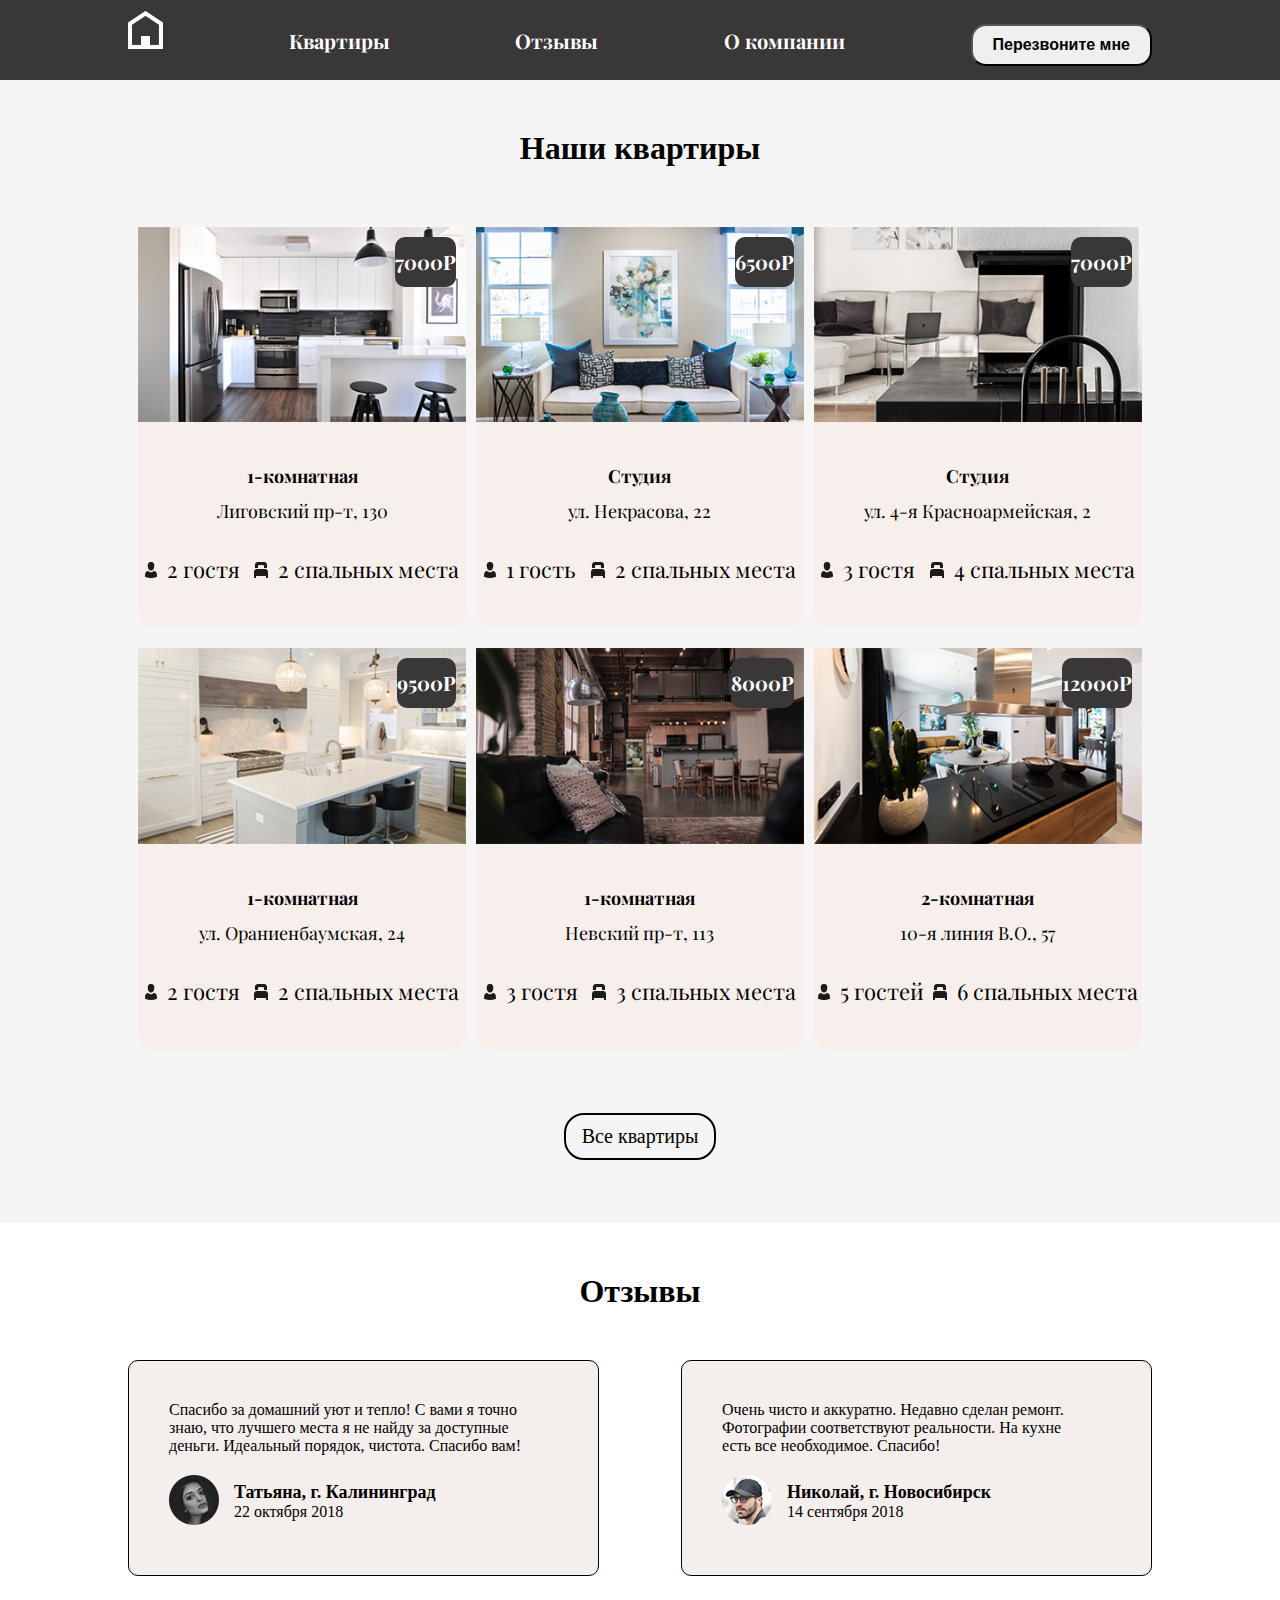
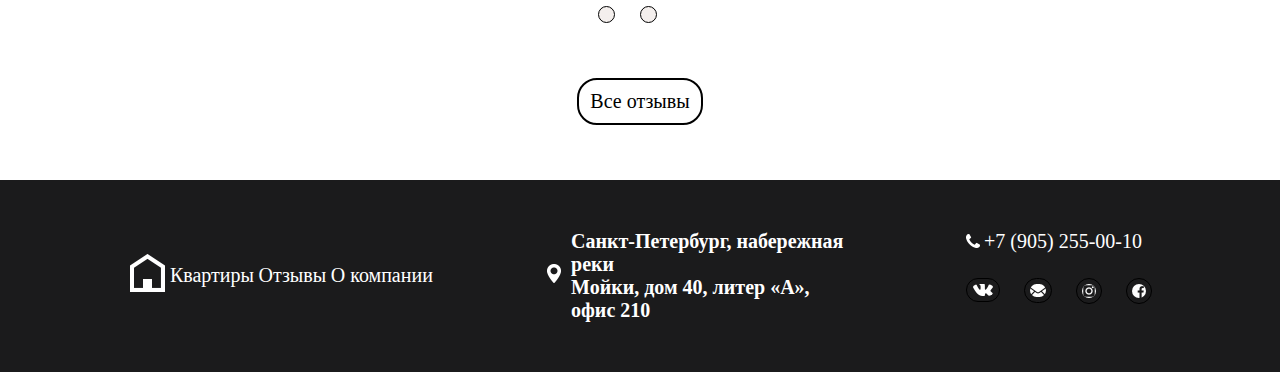
<file: index.html>
<!DOCTYPE html>
<html lang="en">
<head>
    <meta charset="UTF-8">
    <meta name="viewport" content="width=device-width, initial-scale=1.0">
    <title>Document</title>
    <link rel="stylesheet" href="/index.css">
    <link rel="preconnect" href="https://fonts.googleapis.com">
    <link rel="preconnect" href="https://fonts.gstatic.com" crossorigin>
    <link href="https://fonts.googleapis.com/css2?family=Playfair+Display:wght@400;600&display=swap" rel="stylesheet">
    
</head>
<body>
    <!-- шапка -->
    <header>
        <div class="header_conteiner">
            <nav class="navigation">
                <div class="icon_home"><a href="index.html"><img src="/img/header/logo.png"  alt="home"></a></div>
                <div class="apartments"><a href="apartments.html">Квартиры</a></div>
                <div class="reviews "><a href="reviews.html">Отзывы</a></div>
                <div class="company"><a href="company.html">О компании</a></div>
                <div class="btn"><button >Перезвоните мне</button></div>
            </nav>
        </div>
    </header>
<!-- content -->
     <main>
        <h1>Наши квартиры</h1>
        <!-- --------------------------------------------------------------------------------------------------- -->
        <!-- первая тройка -->
        <div class="main_conteiner">
            <!-- первая карта -->
        <div class="main_card">
            <div class="img_rooms"><img src="/img/main/01.png" alt="rooms"></div>
            <div class="price">7000Р</div>
            <div class="desc">
                <p class="rooms">1-комнатная</p>
                <p class="adress">Лиговский пр-т, 130</p>
            </div>
            
           <div class="icon_beds_guests">
            <div class="guests">
                <div><img src="/img/main/icon-guests.png" alt="guests"></div>
                <div><p>2 гостя</p></div>
            </div>
            <div class="beds">
                <div><img src="/img/main/icon-beds.png" alt="beds"></div>
                <div><p>2 спальных места</p></div>
            </div>
           </div>
        </div>
    

        <!-- вторая карта -->
        <div class="main_card">
            <div class="img_rooms"><img src="/img/main/02.png" alt="rooms"></div>
            <div class="price">6500Р</div>
            <div class="desc">
                <p class="rooms">Студия</p>
                <p class="adress">ул. Некрасова, 22</p>
            </div>
            
           <div class="icon_beds_guests">
            <div class="guests">
                <div><img src="/img/main/icon-guests.png" alt="guests"></div>
                <div><p>1 гость</p></div>
            </div>
            <div class="beds">
                <div><img src="/img/main/icon-beds.png" alt="beds"></div>
                <div><p>2 спальных места</p></div>
            </div>
           </div>
        </div>

            <!-- третья карта -->
            <div class="main_card">
                <div class="img_rooms"><img src="/img/main/03.png" alt="rooms"></div>
                <div class="price">7000Р</div>
                <div class="desc">
                    <p class="rooms">Студия</p>
                    <p class="adress">ул. 4-я Красноармейская, 2</p>
                </div>
                
               <div class="icon_beds_guests">
                <div class="guests">
                    <div><img src="/img/main/icon-guests.png" alt="guests"></div>
                    <div><p>3 гостя</p></div>
                </div>
                <div class="beds">
                    <div><img src="/img/main/icon-beds.png" alt="beds"></div>
                    <div><p>4 спальных места</p></div>
                </div>
               </div>
            </div>

        </div>
<!-- --------------------------------------------------------------------------------------------------- -->
           <!-- вторая тройка -->
           <div class="main_conteiner">
            <!-- первая карта -->
        <div class="main_card">
            <div class="img_rooms"><img src="/img/main/04.png" alt="rooms"></div>
            <div class="price">9500Р</div>
            <div class="desc">
                <p class="rooms">1-комнатная</p>
                <p class="adress">ул. Ораниенбаумская, 24</p>
            </div>
            
           <div class="icon_beds_guests">
            <div class="guests">
                <div><img src="/img/main/icon-guests.png" alt="guests"></div>
                <div><p>2 гостя</p></div>
            </div>
            <div class="beds">
                <div><img src="/img/main/icon-beds.png" alt="beds"></div>
                <div><p>2 спальных места</p></div>
            </div>
           </div>
        </div>
    

        <!-- вторая карта -->
        <div class="main_card">
            <div class="img_rooms"><img src="/img/main/05.png" alt="rooms"></div>
            <div class="price">8000Р</div>
            <div class="desc">
                <p class="rooms">1-комнатная</p>
                <p class="adress">Невский пр-т, 113</p>
            </div>
            
           <div class="icon_beds_guests">
            <div class="guests">
                <div><img src="/img/main/icon-guests.png" alt="guests"></div>
                <div><p>3 гостя</p></div>
            </div>
            <div class="beds">
                <div><img src="/img/main/icon-beds.png" alt="beds"></div>
                <div><p>3 спальных места</p></div>
            </div>
           </div>
        </div>

            <!-- третья карта -->
            <div class="main_card">
                <div class="img_rooms"><img src="/img/main/06.png" alt="rooms"></div>
                <div class="price">12000Р</div>
                <div class="desc">
                    <p class="rooms">2-комнатная</p>
                    <p class="adress">10-я линия В.О., 57</p>
                </div>
                
               <div class="icon_beds_guests">
                <div class="guests">
                    <div><img src="/img/main/icon-guests.png" alt="guests"></div>
                    <div><p>5 гостей</p></div>
                </div>
                <div class="beds">
                    <div><img src="/img/main/icon-beds.png" alt="beds"></div>
                    <div><p>6 спальных места</p></div>
                </div>
               </div>
            </div>

        </div>

        <p class="all_rooms"><a href="apartments.html">Все квартиры</a></p>
        </main> 
       <!--  блок отзывов -->
       
       <div class="review_conteiner">
       <h1>Отзывы</h1>
       

        <div id="reviews_all">
            <div id="reviews_box_one">
                <div id="review">
                    <p id="text" >Спасибо за домашний уют и тепло! С вами я точно знаю, 
                        что лучшего места я не найду за доступные деньги. Идеальный порядок, чистота. Спасибо вам!</p>
                    <div id="reviews_box_two">
                        <div id="avatar" ><img src="/img/review/01.png" alt="avatar" width="50px"></div>
                        <div id="name_box">
                            <div id="name" >Татьяна, г. Калининград</div>
                            <div id="data" >22 октября 2018</div>
                        </div>
                    </div>
                </div> 
        </div>

        <div id="reviews_box_one">
            <div id="review">
                <p id="text" class="text_second">Очень чисто и аккуратно. Недавно сделан ремонт. 
                    Фотографии соответствуют реальности. На кухне есть все необходимое. Спасибо!</p>
                <div id="reviews_box_two">
                    <div id="avatar" class="avatar_second"><img src="/img/review/02.png" alt="avatar" class="avatar"></div>
                    <div id="name_box">
                        <div id="name" class="name_second">Николай, г. Новосибирск</div>
                        <div id="data" class="data_second">14 сентября 2018</div>
                    </div>
                </div>
            </div> 
    </div>
    
</div>
<!-- переключатели -->
<div class="point_all">
    <div class="point_one"></div>
    <div class="point_second"></div>
   
</div>
<p class="all_review"><a href="reviews.html">Все отзывы</a></p>  
    </div>


<!-- подвал -->
<footer>
    <div class="footer_conteiner">
        <div class="footer_links">
            <a href="index.html"><img src="/img/header/logo.png" alt="logo"></a>
            <a href="apartments.html">Квартиры</a>
            <a href="reviews.html">Отзывы</a>
            <a href="company.html">О компании</a>
        </div>
        <div class="footer_mark">
            <div><img src="/img/footer/icon-mapmarker.png" alt="mark"></div>
            <div><p>Санкт-Петербург, набережная реки </p>
            <p>Мойки, дом 40, литер «А», офис 210</p></div>
        </div>
        <div class="footer_icon">
            <div class="footer_tel">
                <img src="/img/footer/icon-phone.png" alt="tel">
                <a href="tel:+7 (905) 255-00-10">+7 (905) 255-00-10</a>
            </div>
            <div class="icons">
                <a href="#"><img src="/img/footer/icon-vk.png" alt="vk"></a>
                <a href="#"><img src="/img/footer/icon-mail.png" alt="mail"></a>
                <a href="#"><img src="/img/footer/icon-insta.png" alt="insta"></a>
                <a href=""><img src="/img/footer/icon-fb.png" alt=""></a>
            </div>
            </div>
        </div>
    </div>    
</footer>
    <script src="/js/index.js"></script>
</body>
</html>
</file>
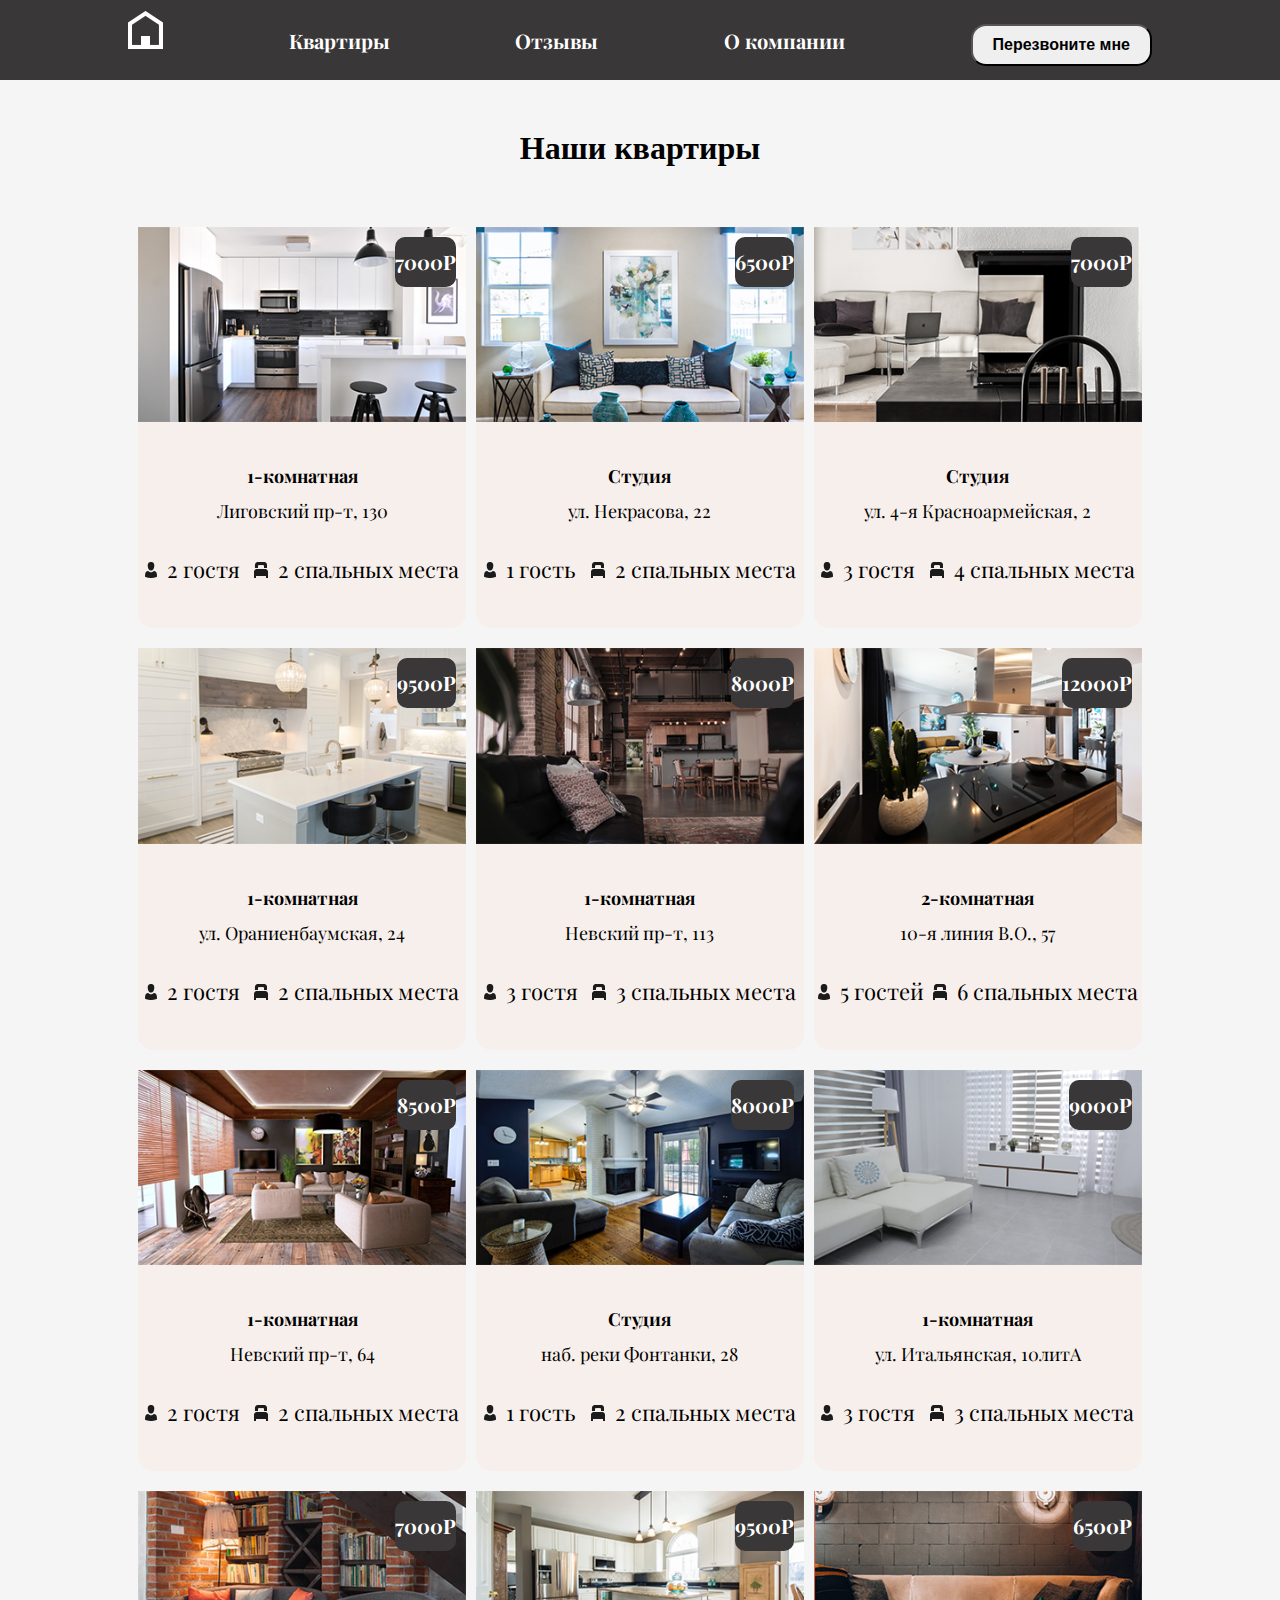
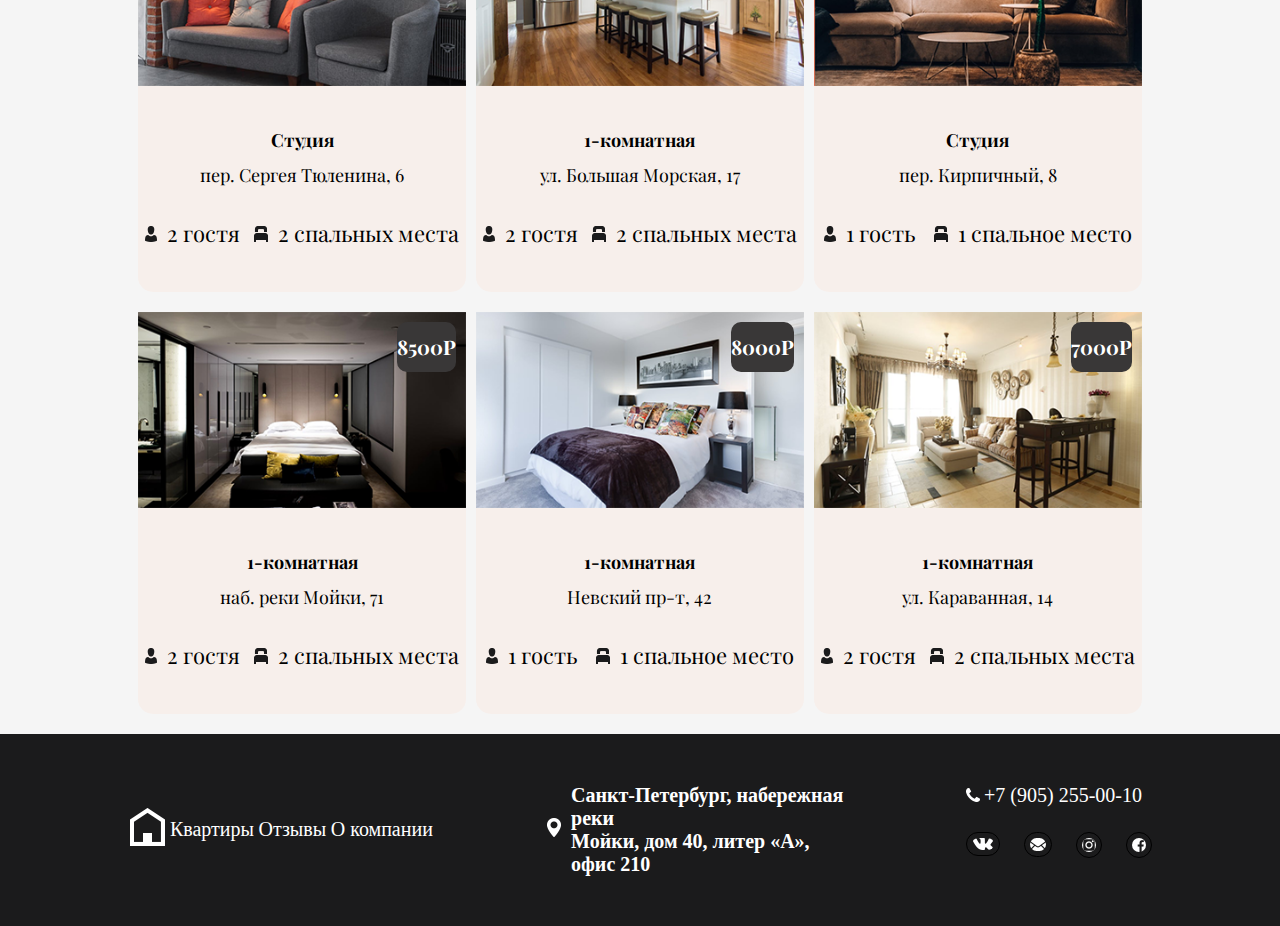
<file: apartments.html>
<!DOCTYPE html>
<html lang="en">
<head>
    <meta charset="UTF-8">
    <meta name="viewport" content="width=device-width, initial-scale=1.0">
    <title>Document</title>
    <link rel="stylesheet" href="/index.css">
    <link rel="preconnect" href="https://fonts.googleapis.com">
    <link rel="preconnect" href="https://fonts.gstatic.com" crossorigin>
    <link href="https://fonts.googleapis.com/css2?family=Playfair+Display:wght@400;600&display=swap" rel="stylesheet">
</head>
<body>
     <!-- шапка -->
    <header>
        <div class="header_conteiner">
            <nav class="navigation">
                <div class="icon_home"><a href="index.html"><img src="/img/header/logo.png"  alt="home"></a></div>
                <div class="apartments"><a href="apartments.html">Квартиры</a></div>
                <div class="reviews "><a href="reviews.html">Отзывы</a></div>
                <div class="company"><a href="company.html">О компании</a></div>
                <div class="btn"><button >Перезвоните мне</button></div>
            </nav>
        </div>
    </header>

    <main>
        <h1>Наши квартиры</h1>
        <!-- --------------------------------------------------------------------------------------------------- -->
        <!-- первая тройка -->
        <div class="main_conteiner">
            <!-- первая карта -->
        <div class="main_card">
            <div class="img_rooms"><img src="/img/apartaments_list/01.png" alt="rooms"></div>
            <div class="price">7000Р</div>
            <div class="desc">
                <p class="rooms">1-комнатная</p>
                <p class="adress">Лиговский пр-т, 130</p>
            </div>
            
           <div class="icon_beds_guests">
            <div class="guests">
                <div><img src="/img/apartaments_list/icon-guests.png" alt="guests"></div>
                <div><p>2 гостя</p></div>
            </div>
            <div class="beds">
                <div><img src="/img/apartaments_list/icon-beds.png" alt="beds"></div>
                <div><p>2 спальных места</p></div>
            </div>
           </div>
        </div>
    

        <!-- вторая карта -->
        <div class="main_card">
            <div class="img_rooms"><img src="/img/apartaments_list/02.png" alt="rooms"></div>
            <div class="price">6500Р</div>
            <div class="desc">
                <p class="rooms">Студия</p>
                <p class="adress">ул. Некрасова, 22</p>
            </div>
            
           <div class="icon_beds_guests">
            <div class="guests">
                <div><img src="/img/apartaments_list/icon-guests.png" alt="guests"></div>
                <div><p>1 гость</p></div>
            </div>
            <div class="beds">
                <div><img src="/img/apartaments_list/icon-beds.png" alt="beds"></div>
                <div><p>2 спальных места</p></div>
            </div>
           </div>
        </div>

            <!-- третья карта -->
            <div class="main_card">
                <div class="img_rooms"><img src="/img/apartaments_list/03.png" alt="rooms"></div>
                <div class="price">7000Р</div>
                <div class="desc">
                    <p class="rooms">Студия</p>
                    <p class="adress">ул. 4-я Красноармейская, 2</p>
                </div>
                
               <div class="icon_beds_guests">
                <div class="guests">
                    <div><img src="/img/apartaments_list/icon-guests.png" alt="guests"></div>
                    <div><p>3 гостя</p></div>
                </div>
                <div class="beds">
                    <div><img src="/img/apartaments_list/icon-beds.png" alt="beds"></div>
                    <div><p>4 спальных места</p></div>
                </div>
               </div>
            </div>

        </div>
<!-- --------------------------------------------------------------------------------------------------- -->
           <!-- вторая тройка -->
           <div class="main_conteiner">
            <!-- первая карта -->
        <div class="main_card">
            <div class="img_rooms"><img src="/img/apartaments_list/04.png" alt="rooms"></div>
            <div class="price">9500Р</div>
            <div class="desc">
                <p class="rooms">1-комнатная</p>
                <p class="adress">ул. Ораниенбаумская, 24</p>
            </div>
            
           <div class="icon_beds_guests">
            <div class="guests">
                <div><img src="/img/apartaments_list/icon-guests.png" alt="guests"></div>
                <div><p>2 гостя</p></div>
            </div>
            <div class="beds">
                <div><img src="/img/apartaments_list/icon-beds.png" alt="beds"></div>
                <div><p>2 спальных места</p></div>
            </div>
           </div>
        </div>
    

        <!-- вторая карта -->
        <div class="main_card">
            <div class="img_rooms"><img src="/img/apartaments_list/05.png" alt="rooms"></div>
            <div class="price">8000Р</div>
            <div class="desc">
                <p class="rooms">1-комнатная</p>
                <p class="adress">Невский пр-т, 113</p>
            </div>
            
           <div class="icon_beds_guests">
            <div class="guests">
                <div><img src="/img/apartaments_list/icon-guests.png" alt="guests"></div>
                <div><p>3 гостя</p></div>
            </div>
            <div class="beds">
                <div><img src="/img/apartaments_list/icon-beds.png" alt="beds"></div>
                <div><p>3 спальных места</p></div>
            </div>
           </div>
        </div>

            <!-- третья карта -->
            <div class="main_card">
                <div class="img_rooms"><img src="/img/apartaments_list/06.png" alt="rooms"></div>
                <div class="price">12000Р</div>
                <div class="desc">
                    <p class="rooms">2-комнатная</p>
                    <p class="adress">10-я линия В.О., 57</p>
                </div>
                
               <div class="icon_beds_guests">
                <div class="guests">
                    <div><img src="/img/apartaments_list/icon-guests.png" alt="guests"></div>
                    <div><p>5 гостей</p></div>
                </div>
                <div class="beds">
                    <div><img src="/img/apartaments_list/icon-beds.png" alt="beds"></div>
                    <div><p>6 спальных места</p></div>
                </div>
               </div>
            </div>

        </div>
        <!-- ----------------------------------------------------------------------------- -->
         <!-- первая тройка -->
         <div class="main_conteiner">
            <!-- первая карта -->
        <div class="main_card">
            <div class="img_rooms"><img src="/img/apartaments_list/07.png" alt="rooms"></div>
            <div class="price">8500Р</div>
            <div class="desc">
                <p class="rooms">1-комнатная</p>
                <p class="adress">Невский пр-т, 64</p>
            </div>
            
           <div class="icon_beds_guests">
            <div class="guests">
                <div><img src="/img/apartaments_list/icon-guests.png" alt="guests"></div>
                <div><p>2 гостя</p></div>
            </div>
            <div class="beds">
                <div><img src="/img/apartaments_list/icon-beds.png" alt="beds"></div>
                <div><p>2 спальных места</p></div>
            </div>
           </div>
        </div>
    

        <!-- вторая карта -->
        <div class="main_card">
            <div class="img_rooms"><img src="/img/apartaments_list/08.png" alt="rooms"></div>
            <div class="price">8000Р</div>
            <div class="desc">
                <p class="rooms">Студия</p>
                <p class="adress">наб. реки Фонтанки, 28</p>
            </div>
            
           <div class="icon_beds_guests">
            <div class="guests">
                <div><img src="/img/apartaments_list/icon-guests.png" alt="guests"></div>
                <div><p>1 гость</p></div>
            </div>
            <div class="beds">
                <div><img src="/img/apartaments_list/icon-beds.png" alt="beds"></div>
                <div><p>2 спальных места</p></div>
            </div>
           </div>
        </div>

            <!-- третья карта -->
            <div class="main_card">
                <div class="img_rooms"><img src="/img/apartaments_list/09.png" alt="rooms"></div>
                <div class="price">9000Р</div>
                <div class="desc">
                    <p class="rooms">1-комнатная</p>
                    <p class="adress">ул. Итальянская, 10литА</p>
                </div>
                
               <div class="icon_beds_guests">
                <div class="guests">
                    <div><img src="/img/apartaments_list/icon-guests.png" alt="guests"></div>
                    <div><p>3 гостя</p></div>
                </div>
                <div class="beds">
                    <div><img src="/img/apartaments_list/icon-beds.png" alt="beds"></div>
                    <div><p>3 спальных места</p></div>
                </div>
               </div>
            </div>

        </div>

            <!-- --------------------------------------------------------------------------------------------------- -->
            <!-- первая тройка -->
            <div class="main_conteiner">
                <!-- первая карта -->
            <div class="main_card">
                <div class="img_rooms"><img src="/img/apartaments_list/10.png" alt="rooms"></div>
                <div class="price">7000Р</div>
                <div class="desc">
                    <p class="rooms">Студия</p>
                    <p class="adress">пер. Сергея Тюленина, 6</p>
                </div>
                
               <div class="icon_beds_guests">
                <div class="guests">
                    <div><img src="/img/apartaments_list/icon-guests.png" alt="guests"></div>
                    <div><p>2 гостя</p></div>
                </div>
                <div class="beds">
                    <div><img src="/img/apartaments_list/icon-beds.png" alt="beds"></div>
                    <div><p>2 спальных места</p></div>
                </div>
               </div>
            </div>
        
    
            <!-- вторая карта -->
            <div class="main_card">
                <div class="img_rooms"><img src="/img/apartaments_list/11.png" alt="rooms"></div>
                <div class="price">9500Р</div>
                <div class="desc">
                    <p class="rooms">1-комнатная</p>
                    <p class="adress">ул. Большая Морская, 17</p>
                </div>
                
               <div class="icon_beds_guests">
                <div class="guests">
                    <div><img src="/img/apartaments_list/icon-guests.png" alt="guests"></div>
                    <div><p>2 гостя</p></div>
                </div>
                <div class="beds">
                    <div><img src="/img/apartaments_list/icon-beds.png" alt="beds"></div>
                    <div><p>2 спальных места</p></div>
                </div>
               </div>
            </div>
    
                <!-- третья карта -->
                <div class="main_card">
                    <div class="img_rooms"><img src="/img/apartaments_list/12.png" alt="rooms"></div>
                    <div class="price">6500Р</div>
                    <div class="desc">
                        <p class="rooms">Студия</p>
                        <p class="adress">пер. Кирпичный, 8</p>
                    </div>
                    
                   <div class="icon_beds_guests">
                    <div class="guests">
                        <div><img src="/img/apartaments_list/icon-guests.png" alt="guests"></div>
                        <div><p>1 гость</p></div>
                    </div>
                    <div class="beds">
                        <div><img src="/img/apartaments_list/icon-beds.png" alt="beds"></div>
                        <div><p>1 спальное место</p></div>
                    </div>
                   </div>
                </div>
    
            </div>


    <!-- --------------------------------------------------------------------------------------------------- -->
               <!-- вторая тройка -->
               <div class="main_conteiner">
                <!-- первая карта -->
            <div class="main_card">
                <div class="img_rooms"><img src="/img/apartaments_list/13.png" alt="rooms"></div>
                <div class="price">8500Р</div>
                <div class="desc">
                    <p class="rooms">1-комнатная</p>
                    <p class="adress">наб. реки Мойки, 71</p>
                </div>
                
               <div class="icon_beds_guests">
                <div class="guests">
                    <div><img src="/img/apartaments_list/icon-guests.png" alt="guests"></div>
                    <div><p>2 гостя</p></div>
                </div>
                <div class="beds">
                    <div><img src="/img/apartaments_list/icon-beds.png" alt="beds"></div>
                    <div><p>2 спальных места</p></div>
                </div>
               </div>
            </div>
        
    
            <!-- вторая карта -->
            <div class="main_card">
                <div class="img_rooms"><img src="/img/apartaments_list/14.png" alt="rooms"></div>
                <div class="price">8000Р</div>
                <div class="desc">
                    <p class="rooms">1-комнатная</p>
                    <p class="adress">Невский пр-т, 42</p>
                </div>
                
               <div class="icon_beds_guests">
                <div class="guests">
                    <div><img src="/img/apartaments_list/icon-guests.png" alt="guests"></div>
                    <div><p>1 гость</p></div>
                </div>
                <div class="beds">
                    <div><img src="/img/apartaments_list/icon-beds.png" alt="beds"></div>
                    <div><p>1 спальное место</p></div>
                </div>
               </div>
            </div>
    
                <!-- третья карта -->
                <div class="main_card">
                    <div class="img_rooms"><img src="/img/apartaments_list/15.png" alt="rooms"></div>
                    <div class="price">7000Р</div>
                    <div class="desc">
                        <p class="rooms">1-комнатная</p>
                        <p class="adress">ул. Караванная, 14</p>
                    </div>
                    
                   <div class="icon_beds_guests">
                    <div class="guests">
                        <div><img src="/img/apartaments_list/icon-guests.png" alt="guests"></div>
                        <div><p>2 гостя</p></div>
                    </div>
                    <div class="beds">
                        <div><img src="/img/apartaments_list/icon-beds.png" alt="beds"></div>
                        <div><p>2 спальных места</p></div>
                    </div>
                   </div>
                </div>
            </div>
            </main>
    <!-- --------------------------------------------------------------------------------------------------- -->
    <!-- подвал -->
<!-- подвал -->
<!-- подвал -->
<footer>
    <div class="footer_conteiner">
        <div class="footer_links">
            <a href="index.html"><img src="/img/header/logo.png" alt="logo"></a>
            <a href="apartments.html">Квартиры</a>
            <a href="reviews.html">Отзывы</a>
            <a href="company.html">О компании</a>
        </div>
        <div class="footer_mark">
            <div><img src="/img/footer/icon-mapmarker.png" alt="mark"></div>
            <div><p>Санкт-Петербург, набережная реки </p>
            <p>Мойки, дом 40, литер «А», офис 210</p></div>
        </div>
        <div class="footer_icon">
            <div class="footer_tel">
                <img src="/img/footer/icon-phone.png" alt="tel">
                <a href="tel:+7 (905) 255-00-10">+7 (905) 255-00-10</a>
            </div>
            <div class="icons">
                <a href="#"><img src="/img/footer/icon-vk.png" alt="vk"></a>
                <a href="#"><img src="/img/footer/icon-mail.png" alt="mail"></a>
                <a href="#"><img src="/img/footer/icon-insta.png" alt="insta"></a>
                <a href=""><img src="/img/footer/icon-fb.png" alt=""></a>
            </div>
            </div>
        </div>
    </div>    
</footer>
</body>
</html>
</file>
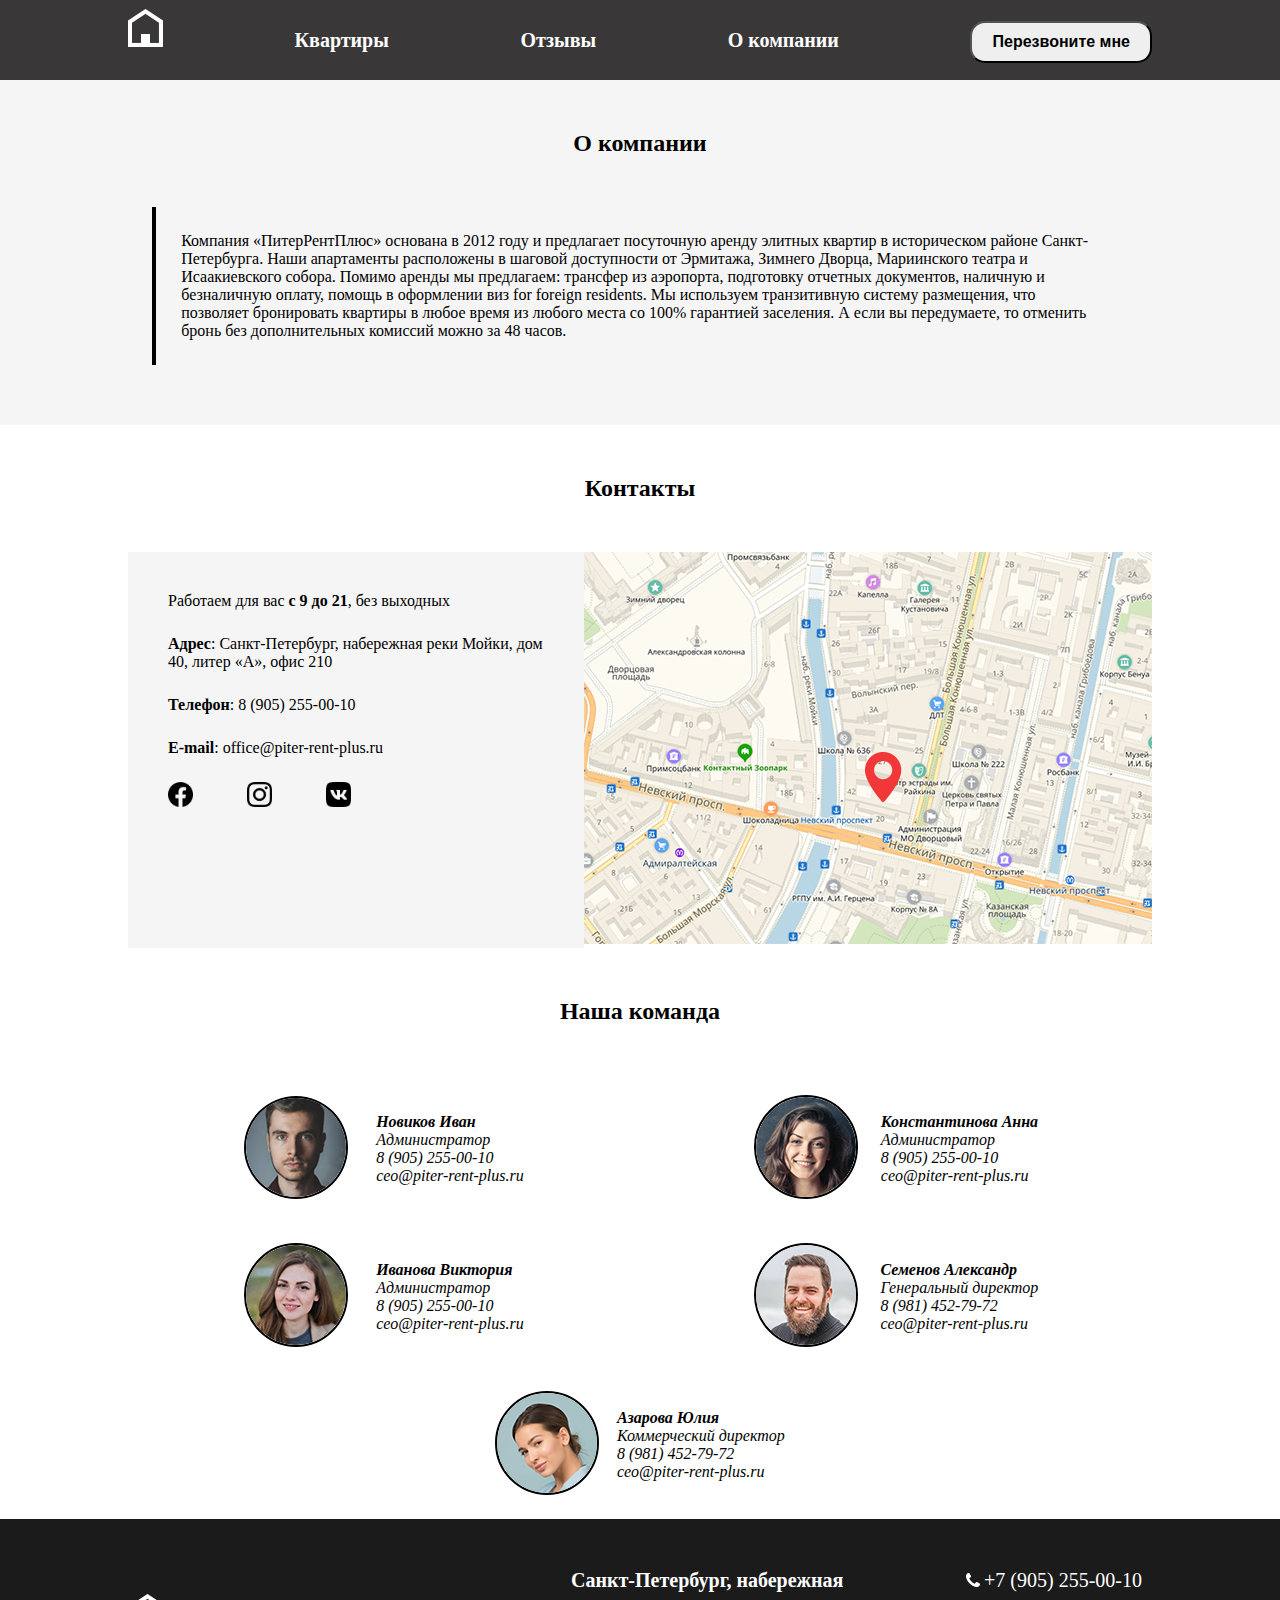
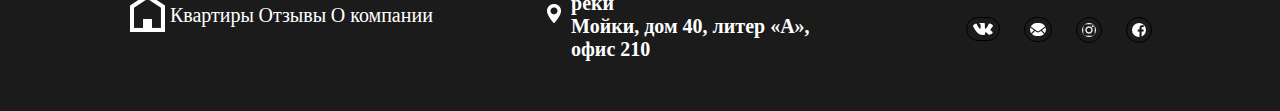
<file: company.html>
<!DOCTYPE html>
<html lang="en">
<head>
    <meta charset="UTF-8">
    <meta name="viewport" content="width=device-width, initial-scale=1.0">
    <link rel="stylesheet" href="/index.css">
    <title>Document</title>
</head>
<body>
     <!-- шапка -->
     <header>
        <div class="header_conteiner">
            <nav class="navigation">
                <div class="icon_home"><a href="index.html"><img src="/img/header/logo.png"  alt="home"></a></div>
                <div class="apartments"><a href="apartments.html">Квартиры</a></div>
                <div class="reviews "><a href="reviews.html">Отзывы</a></div>
                <div class="company"><a href="company.html">О компании</a></div>
                <div class="btn"><button >Перезвоните мне</button></div>
            </nav>
        </div>
    </header>
    <main class="company">
        <div class="main_company_conteiner">
            <h2>О компании</h2>
        
        <div class="text_company">
            <p>Компания «ПитерРентПлюс» основана в 2012 году и предлагает посуточную аренду элитных 
            квартир в историческом районе Санкт-Петербурга. Наши апартаменты расположены в шаговой доступности от Эрмитажа,
             Зимнего Дворца, Мариинского театра и Исаакиевского собора.

            Помимо аренды мы предлагаем: трансфер из аэропорта, подготовку отчетных документов, наличную и безналичную оплату,
             помощь в оформлении виз for foreign residents. Мы используем транзитивную систему размещения, что позволяет
              бронировать квартиры в любое время из любого места со 100% гарантией заселения. А если вы передумаете, то
               отменить бронь без дополнительных комиссий можно за 48 часов.</p>
        </div>
    </div>
    </main>
    <!-- Контакты -->
    <section class="contact_company">
        <div class="main_company_conteiner">
            <h2>Контакты</h2>
            <div class="general_company_box">
                <div class="contact_company_box">
                    <p class="hour_job">Работаем для вас <b>с 9 до 21</b>, без выходных</p>
                    <p class="adress_job"><b>Адрес</b>: Санкт-Петербург, набережная реки Мойки, 
                        дом 40, литер «А», офис 210</p>
                    <p class="telephone_company"><b>Телефон</b>: 8 (905) 255-00-10</p>
                    <p class="emeil_company"><b>E-mail</b>: office@piter-rent-plus.ru</p>
                    <div class="icon_company_general">
                        <a href="#"><img src="/img/company/free-icon-font-facebook-6422199.png" width="25px" alt="fb" class="icon_company_social"></a>
                        <a href="#"><img src="/img/company/free-icon-font-instagram-6422200.png" width="25px" alt="insta" class="icon_company_social"></a>
                        <a href="#"><img src="/img/company/free-icon-font-vk-6422212.png" width="25px" alt="vk" class="icon_company_social"></a>
                    </div>
                </div>
                <div class="contact_company_box_one">
                    <img src="/img/company/map.png" alt="mark_company" class="mark_company">
                    <img src="/img/company/icon-marker.png" alt="icon-marker" class="icon-marker">
                </div>
        </div>
    </div>
        
    </section>
   <!--  наша команда -->

    <section class="out_time">
        <div class="company_conteiner_out_time">
            <h2>Наша команда</h2>
            <div class="people_cards">
                <!-- первая карта -->
                <div class="people">
                    <div class="one_people">
                        <img src="/img/company/04.png" alt="one_people">
                    </div>
                    <div class="one_people">
                        <p class="name_people">Новиков Иван</p>
                        <p class="name_job">Администратор</p>
                        <p class="name_tel">8 (905) 255-00-10</p>
                        <p class="name_mail">ceo@piter-rent-plus.ru</p>
                        
                    </div>
                </div>
                <!-- вторая карта -->
                <div class="people">
                    <div class="one_people">
                        <img src="/img/company/05.png" alt="one_people">
                    </div>
                    <div class="one_people">
                        <p class="name_people">Константинова Анна</p>
                        <p class="name_job">Администратор</p>
                        <p class="name_tel">8 (905) 255-00-10</p>
                        <p class="name_mail">ceo@piter-rent-plus.ru</p>
                        
                    </div>
                </div>
                <!-- третья карта -->
                <div class="people">
                    <div class="one_people">
                        <img src="/img/company/03.png" alt="one_people">
                    </div>
                    <div class="one_people">
                        <p class="name_people">Иванова Виктория</p>
                        <p class="name_job">Администратор</p>
                        <p class="name_tel">8 (905) 255-00-10</p>
                        <p class="name_mail">ceo@piter-rent-plus.ru</p>
                        
                    </div>
                </div>
                <!-- четвертая карта -->
                <div class="people">
                    <div class="one_people">
                        <img src="/img/company/01.png" alt="one_people">
                    </div>
                    <div class="one_people">
                        <p class="name_people">Семенов Александр</p>
                        <p class="name_job">Генеральный директор</p>
                        <p class="name_tel">8 (981) 452-79-72</p>
                        <p class="name_mail">ceo@piter-rent-plus.ru</p>
                        
                    </div>
                </div>
                <!-- пятая карта -->
                <div class="people">
                    <div class="one_people">
                        <img src="/img/company/02.png" alt="one_people">
                    </div>
                    <div class="one_people">
                        <p class="name_people">Азарова Юлия</p>
                        <p class="name_job">Коммерческий директор</p>
                        <p class="name_tel">8 (981) 452-79-72</p>
                        <p class="name_mail">ceo@piter-rent-plus.ru</p>
                        
                    </div>
                </div>
            </div>
            

        </div>
    </section>
<!-- подвал -->
<footer>
    <div class="footer_conteiner">
        <div class="footer_links">
            <a href="index.html"><img src="/img/header/logo.png" alt="logo"></a>
            <a href="apartments.html">Квартиры</a>
            <a href="reviews.html">Отзывы</a>
            <a href="company.html">О компании</a>
        </div>
        <div class="footer_mark">
            <div><img src="/img/footer/icon-mapmarker.png" alt="mark"></div>
            <div><p>Санкт-Петербург, набережная реки </p>
            <p>Мойки, дом 40, литер «А», офис 210</p></div>
        </div>
        <div class="footer_icon">
            <div class="footer_tel">
                <img src="/img/footer/icon-phone.png" alt="tel">
                <a href="tel:+7 (905) 255-00-10">+7 (905) 255-00-10</a>
            </div>
            <div class="icons">
                <a href="#"><img src="/img/footer/icon-vk.png" alt="vk"></a>
                <a href="#"><img src="/img/footer/icon-mail.png" alt="mail"></a>
                <a href="#"><img src="/img/footer/icon-insta.png" alt="insta"></a>
                <a href=""><img src="/img/footer/icon-fb.png" alt=""></a>
            </div>
            </div>
        </div>
    </div>    
</footer>
    
</body>
</html>
</file>
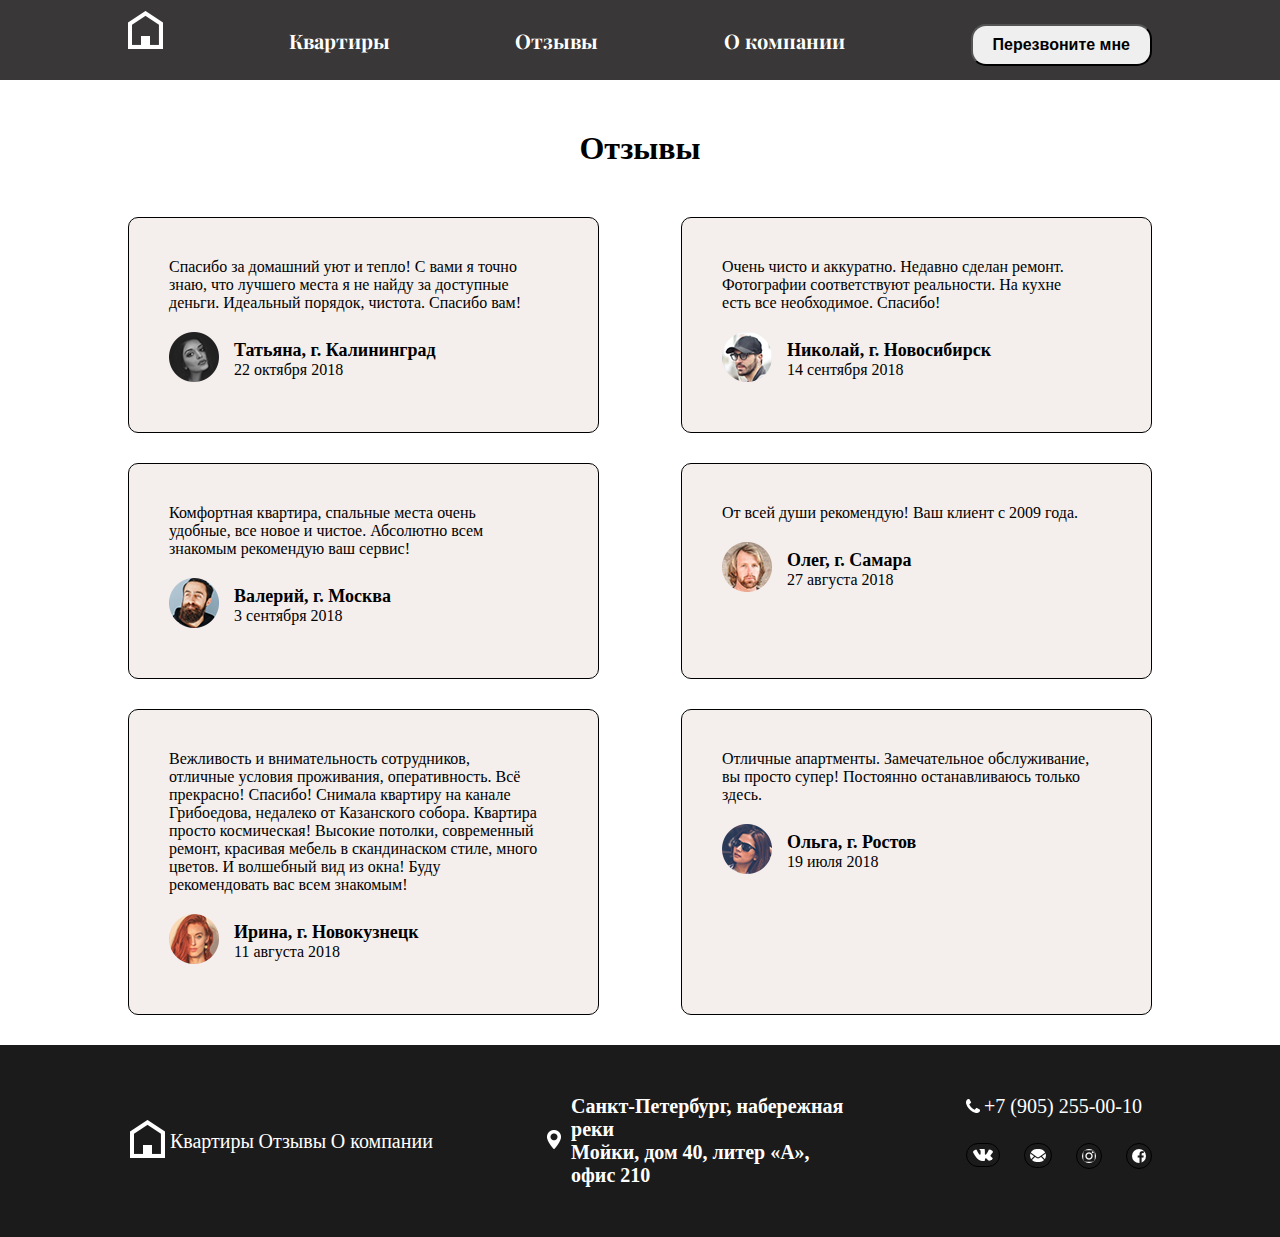
<file: reviews.html>
<!DOCTYPE html>
<html lang="en">
<head>
    <meta charset="UTF-8">
    <meta name="viewport" content="width=device-width, initial-scale=1.0">
    <title>Document</title>
    <link rel="stylesheet" href="/index.css">
    <link rel="preconnect" href="https://fonts.googleapis.com">
    <link rel="preconnect" href="https://fonts.gstatic.com" crossorigin>
    <link href="https://fonts.googleapis.com/css2?family=Playfair+Display:wght@400;600&display=swap" rel="stylesheet">
</head>
<body>
    <!-- шапка -->
   <!-- шапка -->
   <header>
    <div class="header_conteiner">
        <nav class="navigation">
            <div class="icon_home"><a href="index.html"><img src="/img/header/logo.png"  alt="home"></a></div>
            <div class="apartments"><a href="apartments.html">Квартиры</a></div>
            <div class="reviews "><a href="reviews.html">Отзывы</a></div>
            <div class="company"><a href="company.html">О компании</a></div>
            <div class="btn"><button >Перезвоните мне</button></div>
        </nav>
    </div>
</header>

    <!--  блок отзывов один-->
       
    <div class="review_conteiner">
        <h1>Отзывы</h1>
        
 
         <div id="reviews_all">
             <div id="reviews_box_one">
                 <div id="review">
                     <p id="text">Спасибо за домашний уют и тепло! С вами я точно знаю, 
                         что лучшего места я не найду за доступные деньги. Идеальный порядок, чистота. Спасибо вам!</p>
                     <div id="reviews_box_two">
                         <div id="avatar"><img src="/img/review/01.png" alt="avatar"></div>
                         <div id="name_box">
                             <div id="name">Татьяна, г. Калининград</div>
                             <div id="data">22 октября 2018</div>
                         </div>
                     </div>
                 </div> 
         </div>
 
         <div id="reviews_box_one">
             <div id="review">
                 <p id="text">Очень чисто и аккуратно. Недавно сделан ремонт. 
                     Фотографии соответствуют реальности. На кухне есть все необходимое. Спасибо!</p>
                 <div id="reviews_box_two">
                     <div id="avatar"><img src="/img/review/02.png" alt="avatar"></div>
                     <div id="name_box">
                         <div id="name">Николай, г. Новосибирск</div>
                         <div id="data">14 сентября 2018</div>
                     </div>
                 </div>
             </div> 
     </div>
     
 </div>


 <!--  блок отзывов два-->






 <div id="reviews_all">
    <div id="reviews_box_one">
        <div id="review">
            <p id="text">Комфортная квартира, спальные места очень удобные, все новое 
                и чистое. Абсолютно всем знакомым рекомендую ваш сервис!</p>
            <div id="reviews_box_two">
                <div id="avatar"><img src="/img/review all/03.png" alt="avatar"></div>
                <div id="name_box">
                    <div id="name">Валерий, г. Москва</div>
                    <div id="data">3 сентября 2018</div>
                </div>
            </div>
        </div> 
</div>

<div id="reviews_box_one">
    <div id="review">
        <p id="text">От всей души рекомендую! Ваш клиент с 2009 года.</p>
        <div id="reviews_box_two">
            <div id="avatar"><img src="/img/review all/04.png" alt="avatar"></div>
            <div id="name_box">
                <div id="name">Олег, г. Самара</div>
                <div id="data">27 августа 2018</div>
            </div>
        </div>
    </div> 
</div>

</div>




 <!--  блок отзывов три-->



<div id="reviews_all">
    <div id="reviews_box_one">
        <div id="review">
            <p id="text">Вежливость и внимательность сотрудников, отличные условия проживания, 
                оперативность. Всё прекрасно! Спасибо!
                Снимала квартиру на канале Грибоедова, недалеко от Казанского собора. Квартира 
                просто космическая! Высокие потолки, современный ремонт, красивая мебель в скандинаском 
                стиле, много цветов. И волшебный вид из окна!
                Буду рекомендовать вас всем знакомым!</p>
            <div id="reviews_box_two">
                <div id="avatar"><img src="/img/review all/05.png" alt="avatar"></div>
                <div id="name_box">
                    <div id="name">Ирина, г. Новокузнецк</div>
                    <div id="data">11 августа 2018</div>
                </div>
            </div>
        </div> 
</div>

<div id="reviews_box_one">
    <div id="review">
        <p id="text">Отличные апартменты. Замечательное обслуживание, вы просто супер! 
            Постоянно останавливаюсь только здесь.</p>
        <div id="reviews_box_two">
            <div id="avatar"><img src="/img/review all/06.png" alt="avatar"></div>
            <div id="name_box">
                <div id="name">Ольга, г. Ростов</div>
                <div id="data">19 июля 2018</div>
            </div>
        </div>
    </div> 
</div>
</div>
</div>

<!-- подвал -->
<!-- подвал -->
<footer>
    <div class="footer_conteiner">
        <div class="footer_links">
            <a href="index.html"><img src="/img/header/logo.png" alt="logo"></a>
            <a href="apartments.html">Квартиры</a>
            <a href="reviews.html">Отзывы</a>
            <a href="company.html">О компании</a>
        </div>
        <div class="footer_mark">
            <div><img src="/img/footer/icon-mapmarker.png" alt="mark"></div>
            <div><p>Санкт-Петербург, набережная реки </p>
            <p>Мойки, дом 40, литер «А», офис 210</p></div>
        </div>
        <div class="footer_icon">
            <div class="footer_tel">
                <img src="/img/footer/icon-phone.png" alt="tel">
                <a href="tel:+7 (905) 255-00-10">+7 (905) 255-00-10</a>
            </div>
            <div class="icons">
                <a href="#"><img src="/img/footer/icon-vk.png" alt="vk"></a>
                <a href="#"><img src="/img/footer/icon-mail.png" alt="mail"></a>
                <a href="#"><img src="/img/footer/icon-insta.png" alt="insta"></a>
                <a href=""><img src="/img/footer/icon-fb.png" alt=""></a>
            </div>
            </div>
        </div>
    </div>    
</footer>
<script src="/js/index.js"></script>
</body>
</html>
</file>
<file: index.css>
*{
    margin: 0px;

}
header,.main_conteiner,.reviews_all,.footer{
  font-family: 'Playfair Display', serif;
  font-size: 22px;
}
header{
    
    width: 100%;
    height: 80px;
    background-color: #393737;
    
    
}
header a{
    text-decoration: none;
    
    font-size: 20px;
    color: white;
    font-weight: bold;

}
.header_conteiner{
    width: 80%;
    margin: 0 auto;
    display: flex;
    justify-content: space-between;
    
    
}
.navigation{
    width: 100%;
    display: flex;
    justify-content:space-between;
    line-height:  80px;
    align-items: center;
}

/* .contact{
    width: 50%;
    display: flex;
    justify-content: space-around;
    align-items: center;
    line-height:  80px;

}
.icon_tel_plus{
    display: flex;
    
    
}
.icon_tel{
    margin-right: 10px;
} */
.btn button{
    padding: 10px 20px;
    font-size: 16px;
    border-radius: 15px;
    cursor: pointer;
    font-weight: bold;
}

/*стилизация контента*/


.main_conteiner{
    width: 80%;
    height: auto;
    margin: 0 auto;
    background-color: #f5f5f5;
    padding: 10px;
    display: flex;
    justify-content: space-evenly;
   
}
main{
    background-color: #f5f5f5;
    padding-bottom: 10px;
}
h1{
    text-align: center;
    margin: 0;
    padding: 50px;
}
.main_card{
    background-color: rgb(247, 239, 235);
    width: 32%;
    border-radius: 15px;
    position: relative;
}
.img_rooms img{
    width: 100%;    
}
.price {
    position: absolute;
    top: 10px;
    right: 10px;
    background: #393737;
    
    height: auto;
    vertical-align: middle;
    text-align: center;
    line-height: 50px;
    color: white;
    font-weight: bold;
    font-size: 20px;
    border-radius: 10px;
    
  } 
  .rooms{
    font-size: 18px; 
    font-weight: bold;
    text-align: center;
  }
  .adress{
    font-size: 18px;
    text-align: center;
  }
  .desc{
    margin: 31px 0 25px 0;
    line-height:35px;
  }
  .icon_beds_guests{
    display: flex;
    justify-content: space-around;
    padding-bottom: 44px;

  }
  .guests,.beds{
    display: flex;
  }
  .guests img{
    margin-right: 10px;
  }
  .beds img{
    margin-right: 10px;
  }
  /* разделение между блоками */
  .all_rooms{
    font-size: 20px;
    margin: 53px auto;
    padding: 10px;
    border: 2px solid black;
    border-radius: 20px;
    width: 10%;
    text-align: center;
  }
  .all_rooms a{
    text-decoration: none;
    color: black;
  }
  /* <!--  блок отзывов --> */

.review_conteiner{
  width: 80%;
  margin: 0 auto;
  height: auto;
}
  #reviews_box_one{
  width: 46%;
  height: auto;
  box-sizing: border-box;
  background-color: #f4efed;
  padding-bottom: 46px;
  border: 1px solid black ;
  border-radius: 10px;
  margin-bottom: 30px;
 

}
#text{
  
  padding: 40px 60px 20px 40px;
}
#reviews_box_two{
  display: flex;
  padding-left: 40px;
  align-items: center;
 
}
#avatar{
  margin-right: 15px;
}
.avatar img{
  width: 50px;
  border-radius: 50%;
}
#name{
  font-size: 18px;
  font-weight: bold;
  margin-right: 15px;
}
#reviews_all{
  display: flex;
  justify-content: space-between;
}
/* ТОЧКИ */
.point_one{
  border: 1px solid black;
  border-radius: 50%;
  width: 15px;
  height: 15px;
  margin-right: 25px;
  background-color: #f4efed;
}
.point_second{
  border: 1px solid black;
  border-radius: 50%;
  width: 15px;
  height: 15px;
  margin-right: 25px;
  background-color: #f4efed;
  
  
}

.point_all{
  display: flex;
  justify-content: center;
  margin-bottom: 40px;
  cursor: pointer;
}
.point_one:hover{
  background-color: rgb(51, 20, 205); 
  transition: all 0.3s;
}
.point_second:hover{
  background-color: rgb(51, 20, 205); 
  transition: all 0.3s;
}
.point_tree:hover{
  background-color: rgb(51, 20, 205); 
  transition: all 0.3s;
}
.all_review{
  font-size: 20px;
  margin: 55px auto;
  padding: 10px;
  border: 2px solid black;
  border-radius: 20px;
  width: 10%;
  text-align: center;
}
.all_review a{
  text-decoration: none;
  color: black;
}
/* футер */
footer{
  width: 100%;
  height: auto;
  background-color: #1b1b1c;
}
.footer_conteiner{
  width: 80%;
  
  margin: 0 auto;
  display: flex;
  justify-content: space-between;
  padding: 50px 0;
}
.footer_links{
  width: 30%;
  display: flex;
  justify-content: space-around;
  align-items: center; 
}
.footer_mark{
  display: flex;
  width: 30%;
  align-items: center;
   
}
.footer_icon{
  box-sizing: border-box;
}
.icons_co{
  display: flex;
  justify-content:space-between ;
}
.icons{
  display: flex;
  justify-content:space-between ;
  

}
.footer_mark img{
  margin-right: 10px;
}
.footer_tel{
  margin-right: 10px;
  margin-bottom: 25px;
}
.footer_mark p{
  color: white;
  font-size: 20px;
  font-weight: bold
}
footer a{
  text-decoration: none;
  font-size: 20px;
  color: white;
}
/* company css */

.main_company_conteiner{
  width: 80%;
  height: auto;
  margin: 0 auto;
  /* background-color: #f5f5f5; */
  /* background-color: white */
  ;
  
}
h2{
  text-align: center;
  margin: 0;
  padding: 50px
}

.text_company{
  width: 90%;
  margin: 0 auto;
  border-left: 4px solid #000;
  padding: 25px;
  margin-bottom: 50px;
}
.contact_company_box{
  width: 50%;
  box-sizing: border-box;
  background-color: #f5f5f5;
  padding: 15px;
}
.contact_company_box p{
  margin: 25px;
}
.contact_company_box a{
  margin: 25px;
}
.general_company_box{
  display: flex;
  justify-content: center;
}
.contact_company_box_one{
  position: relative;
}
.icon-marker {
  position: absolute;
  top: 200px;
  right: 250px;
  
}
/* наша команда */
.company_conteiner_out_time{
  width: 80%;
  height: auto;
  margin: 0 auto; 
  
}
.one_people{
  font-style: italic;

}
.name_people{
  font-weight: bold;
}
.one_people img{
  border: 2px solid black;
  border-radius: 50%;
}
.people{
  width: 30%;
  display: flex;
  align-items: center;
  justify-content: space-around;
  margin: 20px;

}
.people_cards{
  display: flex;
  justify-content: space-around;
  flex-wrap:wrap;
}
  /* псевдоэлементы css */
  .navigation a:hover{
    border-bottom: 4px solid rgb(51, 20, 205);
    transition: all 0.3s;
  }
  .footer_links a:hover{
    border-bottom: 4px solid rgb(51, 20, 205);
    transition: all 0.3s;
  }
  .icons img{
    padding: 5px;
  }
 .icons img:hover{
  border: 1px solid white;
  border-radius: 5px;
  background-color: rgb(51, 20, 205); 
  transition: all 0.3s;
 }
 .all_rooms:hover{
    background-color: rgb(51, 20, 205); 
    transition: all 0.3s;
   
 }
 .all_rooms a:hover{
  background-color: rgb(51, 20, 205); 
  transition: all 0.5s;
  color: white;
  font-weight: bold;
}
/* <p class="all_review"><a href="reviews.html">Все отзывы</a></p>  */
.all_review:hover{
  background-color: rgb(51, 20, 205); 
  transition: all 0.3s;
 
}
.all_review a:hover{
background-color: rgb(51, 20, 205); 
transition: all 0.5s;
color: white;
font-weight: bold;
}
.icons img{
border: 1px solid black;
border-radius: 20px;
}
/* адаптив под разные экраны index.html*/
@media only screen and (max-width: 1250px){
  .main_card p{
    font-size: 14px;
  }
  .main_card{
    font-size: 14px;
  }
  .price{
    font-size: 14px;
  }
  .icon_beds_guests{
    flex-direction: column;
    align-items: center;
  }
  .footer_links{
    flex-direction: column;
  }
  .footer_mark{
    flex-direction: column;
    text-align: center;
  }
  .contact_company_box,
  .mark_company{
    width: 100%;
  }
  .general_company_box{
    flex-direction: column;
  }
  .icon-marker{
    display: none;
  }




}
@media only screen and (max-width: 800px){
  .main_conteiner{
    flex-direction: column;
    align-items: center;
    width: 100%;
  }
}
@media only screen and (max-width: 700px){
  .apartments,
  .reviews,
  .company,
  .footer_mark,
  .price,
  .footer_icon{
    display: none;
  }
  .img_rooms {
    display: flex;
    justify-content: space-evenly;
  }

  
    
  .guests,
  .beds{
    flex-direction: column;
    align-items: center;
    margin-bottom: 15px;
  }
  .main_card p{
    font-size: 8px;
  }
  .main_card{
    font-size: 8px;
  }
  .footer_links{
    flex-direction: row;
    width: 100%;
    
  }
  .footer_links a{
    font-size: 16px;
    padding: 10px;
  }
  .footer_links img{
    width: 15px;
    
    
  }
  #reviews_all,#reviews_box_two,#name{
    flex-direction: column;
    width: 100%;
    align-items: center;
    font-size: 12px;
    
  }
  #name,
  #data,
  #avatar
  img{
    margin-right: 100px;;
  }
  .people_cards{
    flex-direction: column;
    align-items: center;
  }
  .people{
    width: 80%;
    display: flex;
    justify-content: space-around;

  }
}


@media only screen and (max-width: 400px){
  .footer_links{
    flex-direction: column;
    width: 100%;
    
  }
  #avatar img{
    justify-content: center;
  }
  /* #avatar, */
  #name,
  #data{
    display: none;

  }
              
 
}
</file>
